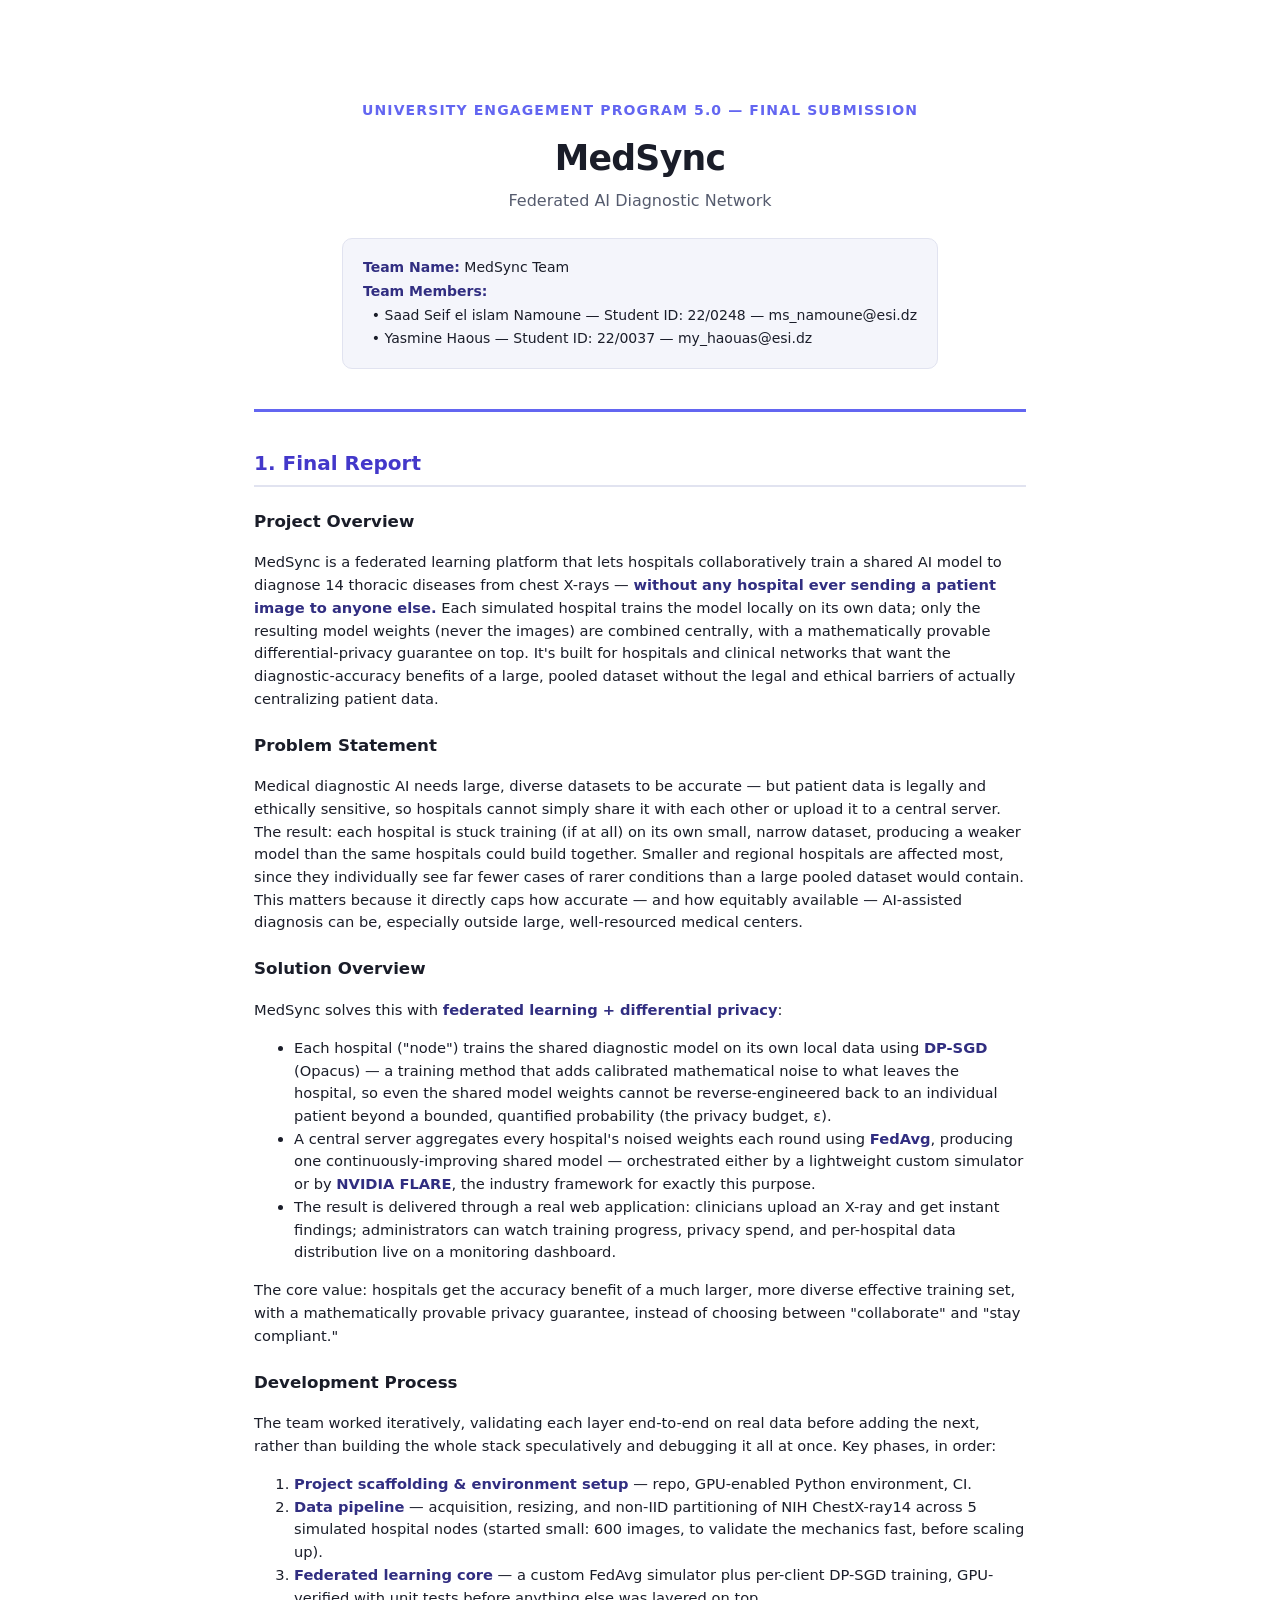
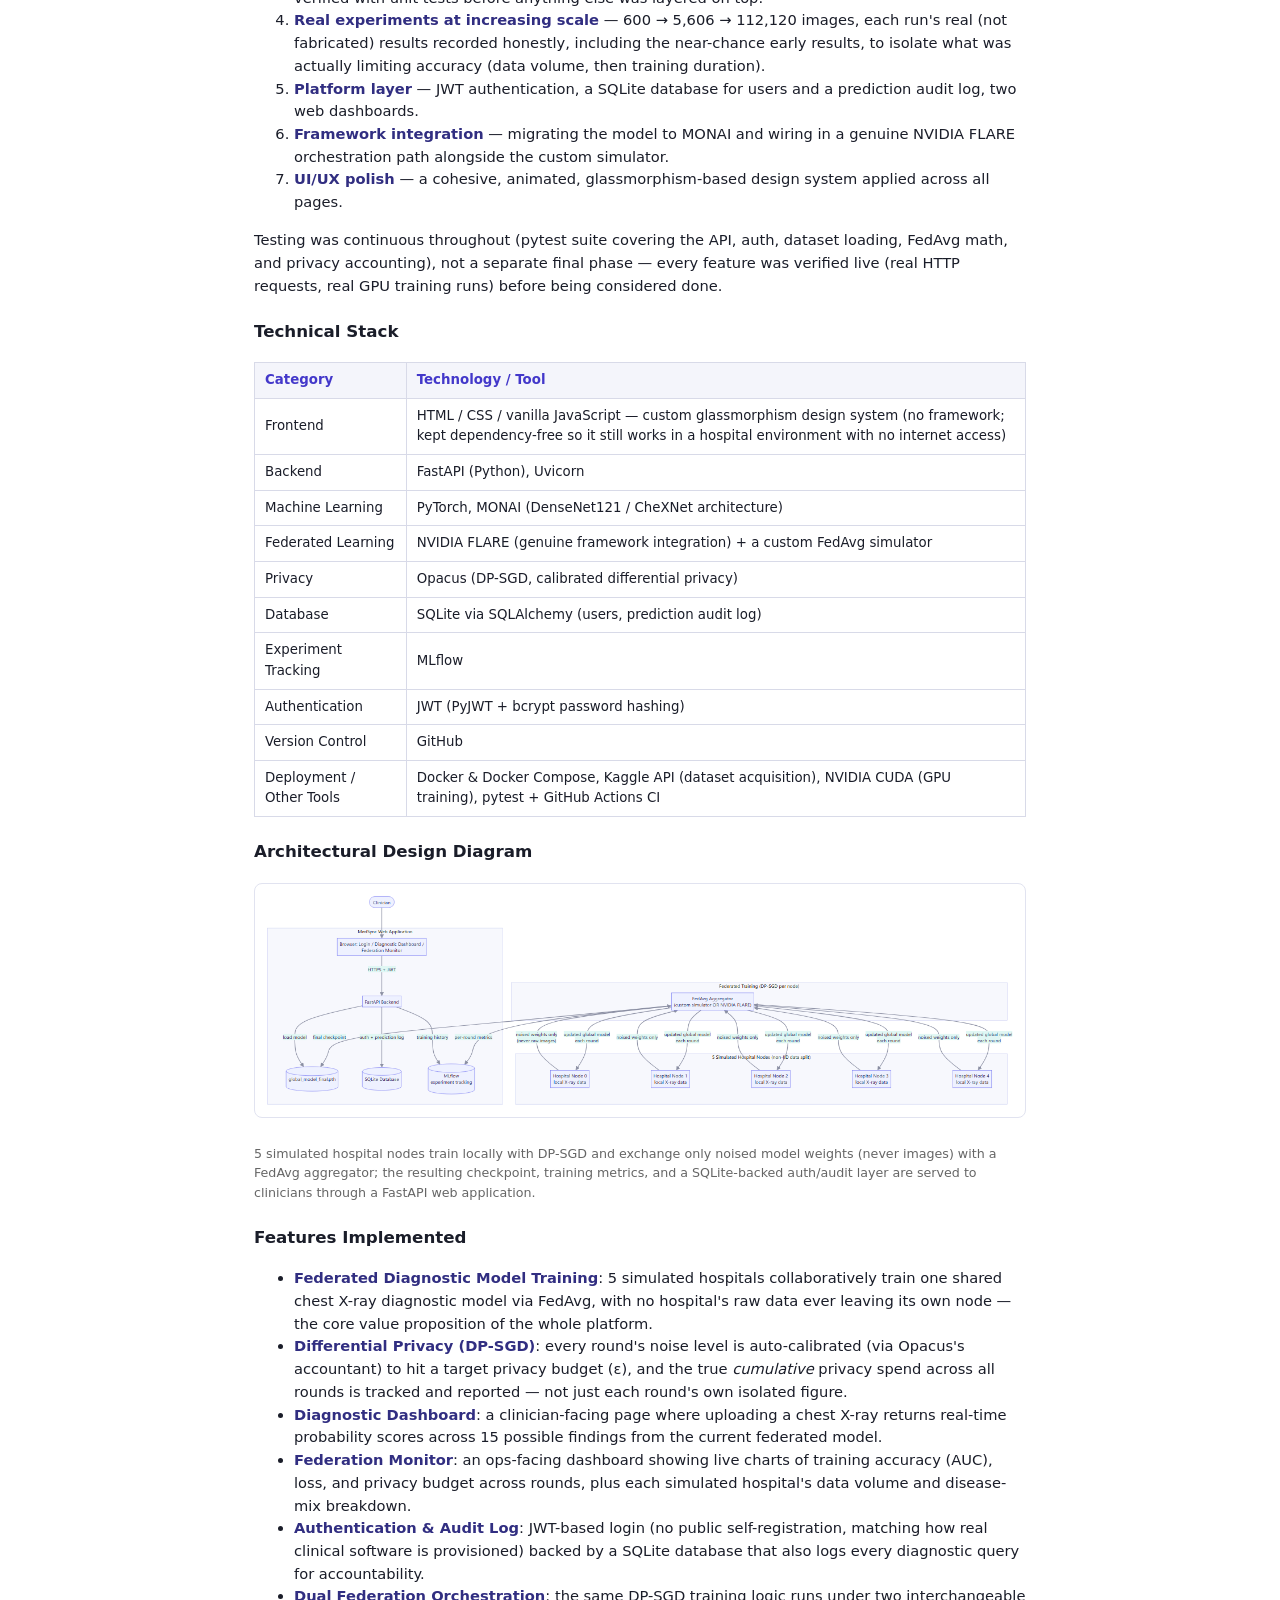
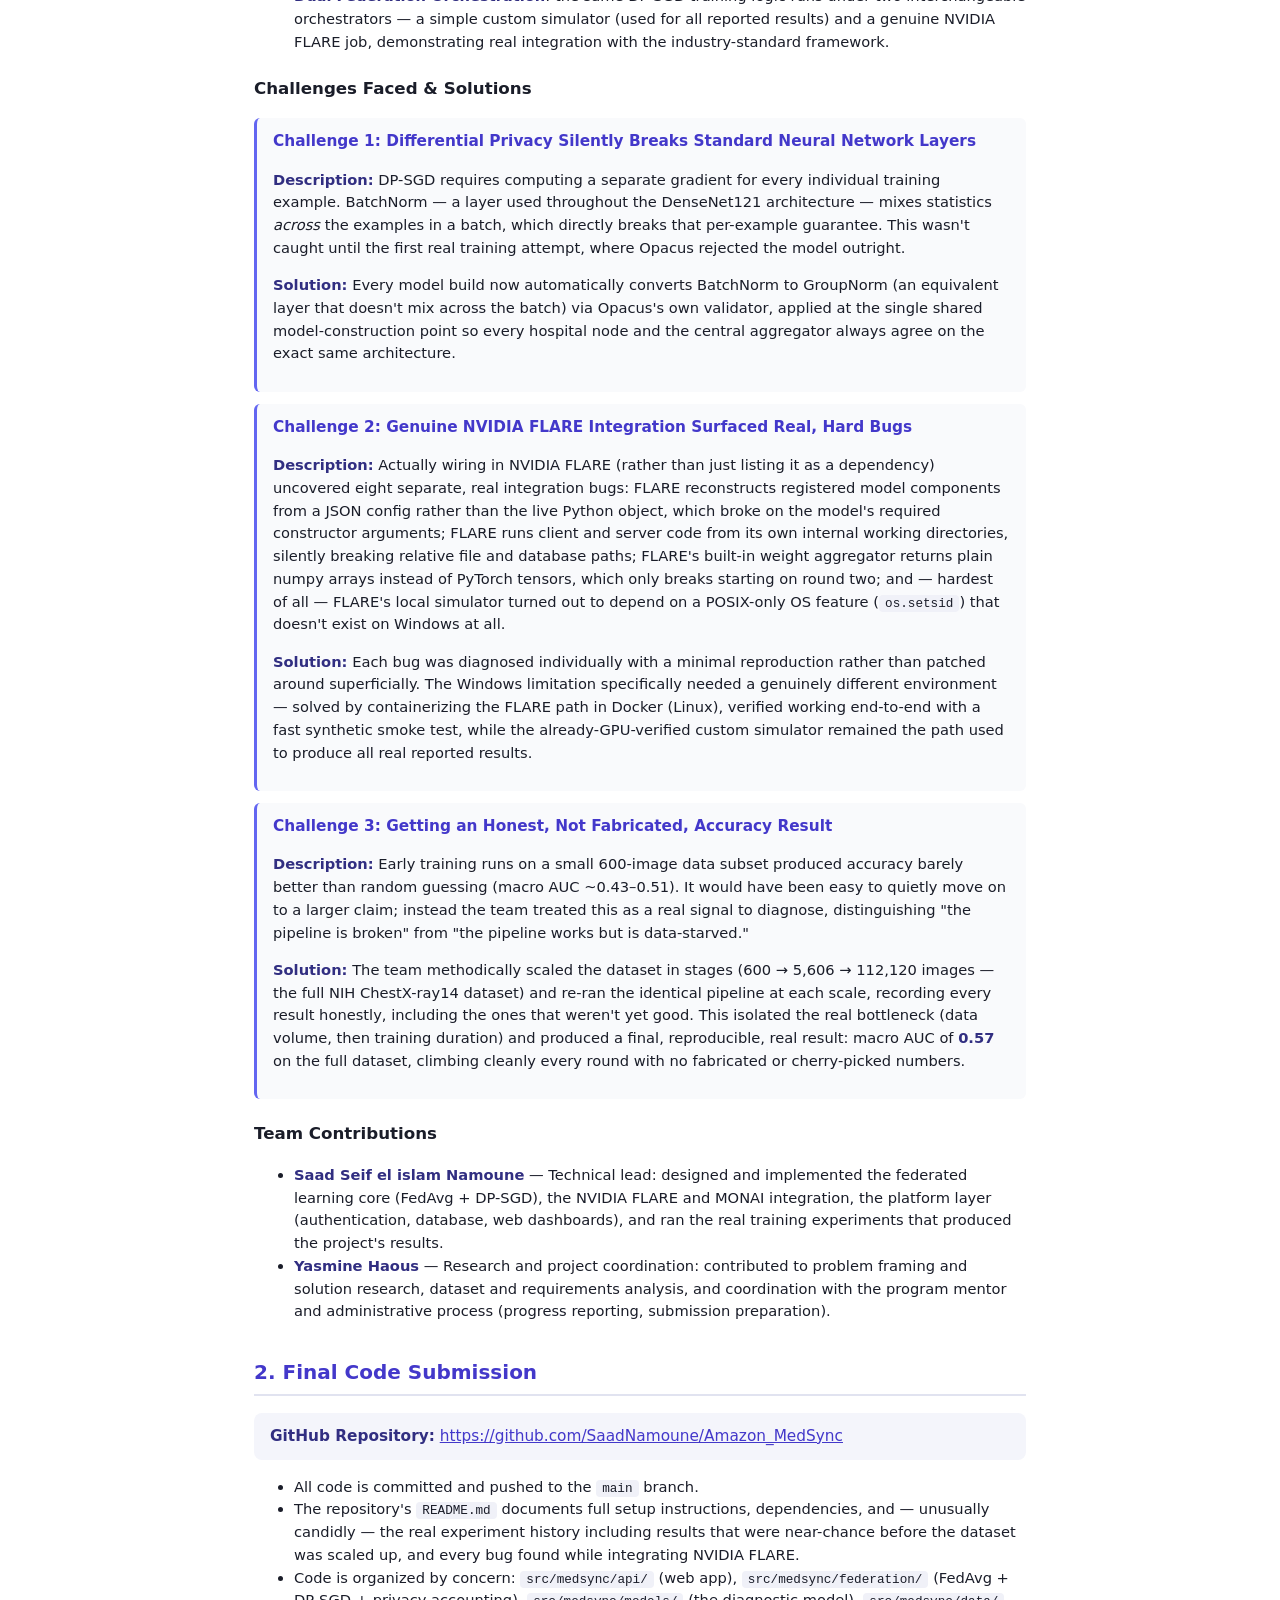
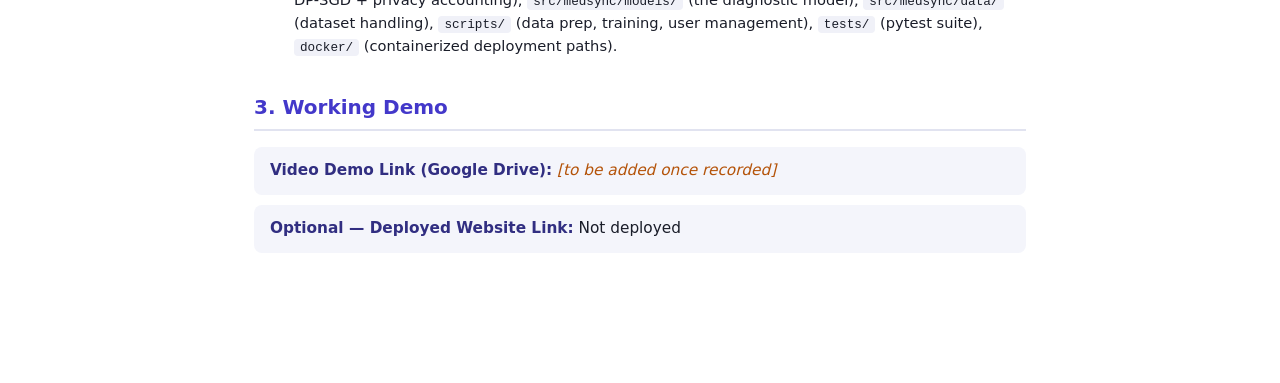
<file: docs/final_submission.html>
<!doctype html>
<html lang="en">
<head>
<meta charset="utf-8">
<title>MedSync — Final Submission</title>
<style>
  @page { size: A4; margin: 22mm 20mm; }
  * { box-sizing: border-box; }
  body {
    font-family: "Segoe UI", -apple-system, system-ui, sans-serif;
    color: #1a1d29;
    line-height: 1.55;
    font-size: 11.5pt;
    max-width: 820px;
    margin: 40px auto;
    padding: 0 24px 80px;
  }
  .cover {
    text-align: center;
    padding: 60px 0 40px;
    border-bottom: 3px solid #6366f1;
    margin-bottom: 36px;
  }
  .cover .kicker { color: #6366f1; font-weight: 700; letter-spacing: 0.08em; text-transform: uppercase; font-size: 10.5pt; }
  .cover h1 { font-size: 26pt; margin: 10px 0 4px; letter-spacing: -0.02em; }
  .cover .sub { color: #555b6e; font-size: 12pt; }
  .team-box {
    background: #f4f5fb;
    border: 1px solid #e1e3f0;
    border-radius: 10px;
    padding: 16px 20px;
    margin: 24px 0 0;
    display: inline-block;
    text-align: left;
    font-size: 10.5pt;
  }
  .team-box div { margin: 2px 0; }
  h2 {
    font-size: 15pt;
    color: #4338ca;
    border-bottom: 2px solid #e1e3f0;
    padding-bottom: 6px;
    margin-top: 34px;
    page-break-after: avoid;
  }
  h3 {
    font-size: 12.5pt;
    color: #1a1d29;
    margin-top: 22px;
    page-break-after: avoid;
  }
  p, li { font-size: 11pt; }
  strong { color: #312e81; }
  table { width: 100%; border-collapse: collapse; margin: 12px 0; font-size: 10pt; }
  th, td { border: 1px solid #d8dae8; padding: 7px 10px; text-align: left; }
  th { background: #f4f5fb; color: #4338ca; }
  .diagram { text-align: center; margin: 18px 0; }
  .diagram img { max-width: 100%; border: 1px solid #e1e3f0; border-radius: 8px; padding: 10px; background: #fff; }
  .challenge {
    background: #f9fafc;
    border-left: 3px solid #6366f1;
    border-radius: 6px;
    padding: 12px 16px;
    margin: 12px 0;
    page-break-inside: avoid;
  }
  .challenge h4 { margin: 0 0 6px; color: #4338ca; font-size: 11.5pt; }
  code { background: #f0f1f8; padding: 1px 6px; border-radius: 4px; font-size: 9.5pt; }
  a { color: #4338ca; }
  .link-box { background: #f4f5fb; border-radius: 8px; padding: 12px 16px; margin: 10px 0; }
  .tbd { color: #b45309; font-style: italic; }
  section { page-break-inside: avoid; }
</style>
</head>
<body>

<div class="cover">
  <div class="kicker">University Engagement Program 5.0 — Final Submission</div>
  <h1>MedSync</h1>
  <div class="sub">Federated AI Diagnostic Network</div>
  <div class="team-box">
    <div><strong>Team Name:</strong> MedSync Team</div>
    <div><strong>Team Members:</strong></div>
    <div>&nbsp;&nbsp;• Saad Seif el islam Namoune — Student ID: 22/0248 — ms_namoune@esi.dz</div>
    <div>&nbsp;&nbsp;• Yasmine Haous — Student ID: 22/0037 — my_haouas@esi.dz</div>
  </div>
</div>

<h2>1. Final Report</h2>

<h3>Project Overview</h3>
<p>MedSync is a federated learning platform that lets hospitals collaboratively
train a shared AI model to diagnose 14 thoracic diseases from chest X-rays —
<strong>without any hospital ever sending a patient image to anyone else.</strong>
Each simulated hospital trains the model locally on its own data; only the
resulting model weights (never the images) are combined centrally, with a
mathematically provable differential-privacy guarantee on top. It's built
for hospitals and clinical networks that want the diagnostic-accuracy
benefits of a large, pooled dataset without the legal and ethical barriers
of actually centralizing patient data.</p>

<h3>Problem Statement</h3>
<p>Medical diagnostic AI needs large, diverse datasets to be accurate — but
patient data is legally and ethically sensitive, so hospitals cannot simply
share it with each other or upload it to a central server. The result: each
hospital is stuck training (if at all) on its own small, narrow dataset,
producing a weaker model than the same hospitals could build together.
Smaller and regional hospitals are affected most, since they individually
see far fewer cases of rarer conditions than a large pooled dataset would
contain. This matters because it directly caps how accurate — and how
equitably available — AI-assisted diagnosis can be, especially outside
large, well-resourced medical centers.</p>

<h3>Solution Overview</h3>
<p>MedSync solves this with <strong>federated learning + differential privacy</strong>:</p>
<ul>
  <li>Each hospital ("node") trains the shared diagnostic model on its own
    local data using <strong>DP-SGD</strong> (Opacus) — a training method that adds
    calibrated mathematical noise to what leaves the hospital, so even the
    shared model weights cannot be reverse-engineered back to an individual
    patient beyond a bounded, quantified probability (the privacy budget, ε).</li>
  <li>A central server aggregates every hospital's noised weights each round
    using <strong>FedAvg</strong>, producing one continuously-improving shared model —
    orchestrated either by a lightweight custom simulator or by <strong>NVIDIA
    FLARE</strong>, the industry framework for exactly this purpose.</li>
  <li>The result is delivered through a real web application: clinicians
    upload an X-ray and get instant findings; administrators can watch
    training progress, privacy spend, and per-hospital data distribution
    live on a monitoring dashboard.</li>
</ul>
<p>The core value: hospitals get the accuracy benefit of a much larger,
more diverse effective training set, with a mathematically provable privacy
guarantee, instead of choosing between "collaborate" and "stay compliant."</p>

<h3>Development Process</h3>
<p>The team worked iteratively, validating each layer end-to-end on real data
before adding the next, rather than building the whole stack speculatively
and debugging it all at once. Key phases, in order:</p>
<ol>
  <li><strong>Project scaffolding &amp; environment setup</strong> — repo, GPU-enabled Python environment, CI.</li>
  <li><strong>Data pipeline</strong> — acquisition, resizing, and non-IID partitioning of NIH ChestX-ray14 across 5 simulated hospital nodes (started small: 600 images, to validate the mechanics fast, before scaling up).</li>
  <li><strong>Federated learning core</strong> — a custom FedAvg simulator plus per-client DP-SGD training, GPU-verified with unit tests before anything else was layered on top.</li>
  <li><strong>Real experiments at increasing scale</strong> — 600 → 5,606 → 112,120 images, each run's real (not fabricated) results recorded honestly, including the near-chance early results, to isolate what was actually limiting accuracy (data volume, then training duration).</li>
  <li><strong>Platform layer</strong> — JWT authentication, a SQLite database for users and a prediction audit log, two web dashboards.</li>
  <li><strong>Framework integration</strong> — migrating the model to MONAI and wiring in a genuine NVIDIA FLARE orchestration path alongside the custom simulator.</li>
  <li><strong>UI/UX polish</strong> — a cohesive, animated, glassmorphism-based design system applied across all pages.</li>
</ol>
<p>Testing was continuous throughout (pytest suite covering the API, auth,
dataset loading, FedAvg math, and privacy accounting), not a separate final
phase — every feature was verified live (real HTTP requests, real GPU
training runs) before being considered done.</p>

<h3>Technical Stack</h3>
<table>
  <tr><th>Category</th><th>Technology / Tool</th></tr>
  <tr><td>Frontend</td><td>HTML / CSS / vanilla JavaScript — custom glassmorphism design system (no framework; kept dependency-free so it still works in a hospital environment with no internet access)</td></tr>
  <tr><td>Backend</td><td>FastAPI (Python), Uvicorn</td></tr>
  <tr><td>Machine Learning</td><td>PyTorch, MONAI (DenseNet121 / CheXNet architecture)</td></tr>
  <tr><td>Federated Learning</td><td>NVIDIA FLARE (genuine framework integration) + a custom FedAvg simulator</td></tr>
  <tr><td>Privacy</td><td>Opacus (DP-SGD, calibrated differential privacy)</td></tr>
  <tr><td>Database</td><td>SQLite via SQLAlchemy (users, prediction audit log)</td></tr>
  <tr><td>Experiment Tracking</td><td>MLflow</td></tr>
  <tr><td>Authentication</td><td>JWT (PyJWT + bcrypt password hashing)</td></tr>
  <tr><td>Version Control</td><td>GitHub</td></tr>
  <tr><td>Deployment / Other Tools</td><td>Docker &amp; Docker Compose, Kaggle API (dataset acquisition), NVIDIA CUDA (GPU training), pytest + GitHub Actions CI</td></tr>
</table>

<h3>Architectural Design Diagram</h3>
<div class="diagram">
  <img src="architecture-diagram.png" alt="MedSync architecture diagram">
</div>
<p style="font-size: 9.5pt; color: #666;">5 simulated hospital nodes train locally with DP-SGD and exchange only
noised model weights (never images) with a FedAvg aggregator; the resulting
checkpoint, training metrics, and a SQLite-backed auth/audit layer are
served to clinicians through a FastAPI web application.</p>

<h3>Features Implemented</h3>
<ul>
  <li><strong>Federated Diagnostic Model Training</strong>: 5 simulated hospitals collaboratively train one shared chest X-ray diagnostic model via FedAvg, with no hospital's raw data ever leaving its own node — the core value proposition of the whole platform.</li>
  <li><strong>Differential Privacy (DP-SGD)</strong>: every round's noise level is auto-calibrated (via Opacus's accountant) to hit a target privacy budget (ε), and the true <em>cumulative</em> privacy spend across all rounds is tracked and reported — not just each round's own isolated figure.</li>
  <li><strong>Diagnostic Dashboard</strong>: a clinician-facing page where uploading a chest X-ray returns real-time probability scores across 15 possible findings from the current federated model.</li>
  <li><strong>Federation Monitor</strong>: an ops-facing dashboard showing live charts of training accuracy (AUC), loss, and privacy budget across rounds, plus each simulated hospital's data volume and disease-mix breakdown.</li>
  <li><strong>Authentication &amp; Audit Log</strong>: JWT-based login (no public self-registration, matching how real clinical software is provisioned) backed by a SQLite database that also logs every diagnostic query for accountability.</li>
  <li><strong>Dual Federation Orchestration</strong>: the same DP-SGD training logic runs under two interchangeable orchestrators — a simple custom simulator (used for all reported results) and a genuine NVIDIA FLARE job, demonstrating real integration with the industry-standard framework.</li>
</ul>

<h3>Challenges Faced &amp; Solutions</h3>

<div class="challenge">
  <h4>Challenge 1: Differential Privacy Silently Breaks Standard Neural Network Layers</h4>
  <p><strong>Description:</strong> DP-SGD requires computing a separate gradient for every
  individual training example. BatchNorm — a layer used throughout the
  DenseNet121 architecture — mixes statistics <em>across</em> the examples in a
  batch, which directly breaks that per-example guarantee. This wasn't
  caught until the first real training attempt, where Opacus rejected
  the model outright.</p>
  <p><strong>Solution:</strong> Every model build now automatically converts BatchNorm to
  GroupNorm (an equivalent layer that doesn't mix across the batch) via
  Opacus's own validator, applied at the single shared model-construction
  point so every hospital node and the central aggregator always agree
  on the exact same architecture.</p>
</div>

<div class="challenge">
  <h4>Challenge 2: Genuine NVIDIA FLARE Integration Surfaced Real, Hard Bugs</h4>
  <p><strong>Description:</strong> Actually wiring in NVIDIA FLARE (rather than just
  listing it as a dependency) uncovered eight separate, real integration
  bugs: FLARE reconstructs registered model components from a JSON
  config rather than the live Python object, which broke on the model's
  required constructor arguments; FLARE runs client and server code from
  its own internal working directories, silently breaking relative file
  and database paths; FLARE's built-in weight aggregator returns
  plain numpy arrays instead of PyTorch tensors, which only breaks
  starting on round two; and — hardest of all — FLARE's local simulator
  turned out to depend on a POSIX-only OS feature (<code>os.setsid</code>) that
  doesn't exist on Windows at all.</p>
  <p><strong>Solution:</strong> Each bug was diagnosed individually with a minimal
  reproduction rather than patched around superficially. The Windows
  limitation specifically needed a genuinely different environment —
  solved by containerizing the FLARE path in Docker (Linux), verified
  working end-to-end with a fast synthetic smoke test, while the
  already-GPU-verified custom simulator remained the path used to
  produce all real reported results.</p>
</div>

<div class="challenge">
  <h4>Challenge 3: Getting an Honest, Not Fabricated, Accuracy Result</h4>
  <p><strong>Description:</strong> Early training runs on a small 600-image data subset
  produced accuracy barely better than random guessing (macro AUC
  ~0.43–0.51). It would have been easy to quietly move on to a larger
  claim; instead the team treated this as a real signal to diagnose,
  distinguishing "the pipeline is broken" from "the pipeline works but
  is data-starved."</p>
  <p><strong>Solution:</strong> The team methodically scaled the dataset in stages (600 →
  5,606 → 112,120 images — the full NIH ChestX-ray14 dataset) and
  re-ran the identical pipeline at each scale, recording every result
  honestly, including the ones that weren't yet good. This isolated the
  real bottleneck (data volume, then training duration) and produced a
  final, reproducible, real result: macro AUC of <strong>0.57</strong> on the full
  dataset, climbing cleanly every round with no fabricated or cherry-picked
  numbers.</p>
</div>

<h3>Team Contributions</h3>
<ul>
  <li><strong>Saad Seif el islam Namoune</strong> — Technical lead: designed and implemented
    the federated learning core (FedAvg + DP-SGD), the NVIDIA FLARE and
    MONAI integration, the platform layer (authentication, database, web
    dashboards), and ran the real training experiments that produced the
    project's results.</li>
  <li><strong>Yasmine Haous</strong> — Research and project coordination: contributed to
    problem framing and solution research, dataset and requirements
    analysis, and coordination with the program mentor and administrative
    process (progress reporting, submission preparation).</li>
</ul>

<h2>2. Final Code Submission</h2>
<div class="link-box">
  <strong>GitHub Repository:</strong> <a href="https://github.com/SaadNamoune/Amazon_MedSync">https://github.com/SaadNamoune/Amazon_MedSync</a>
</div>
<ul>
  <li>All code is committed and pushed to the <code>main</code> branch.</li>
  <li>The repository's <code>README.md</code> documents full setup instructions,
    dependencies, and — unusually candidly — the real experiment history
    including results that were near-chance before the dataset was scaled
    up, and every bug found while integrating NVIDIA FLARE.</li>
  <li>Code is organized by concern: <code>src/medsync/api/</code> (web app),
    <code>src/medsync/federation/</code> (FedAvg + DP-SGD + privacy accounting),
    <code>src/medsync/models/</code> (the diagnostic model), <code>src/medsync/data/</code>
    (dataset handling), <code>scripts/</code> (data prep, training, user management),
    <code>tests/</code> (pytest suite), <code>docker/</code> (containerized deployment paths).</li>
</ul>

<h2>3. Working Demo</h2>
<div class="link-box">
  <strong>Video Demo Link (Google Drive):</strong> <span class="tbd">[to be added once recorded]</span>
</div>
<div class="link-box">
  <strong>Optional — Deployed Website Link:</strong> Not deployed
</div>

</body>
</html>
</file>
